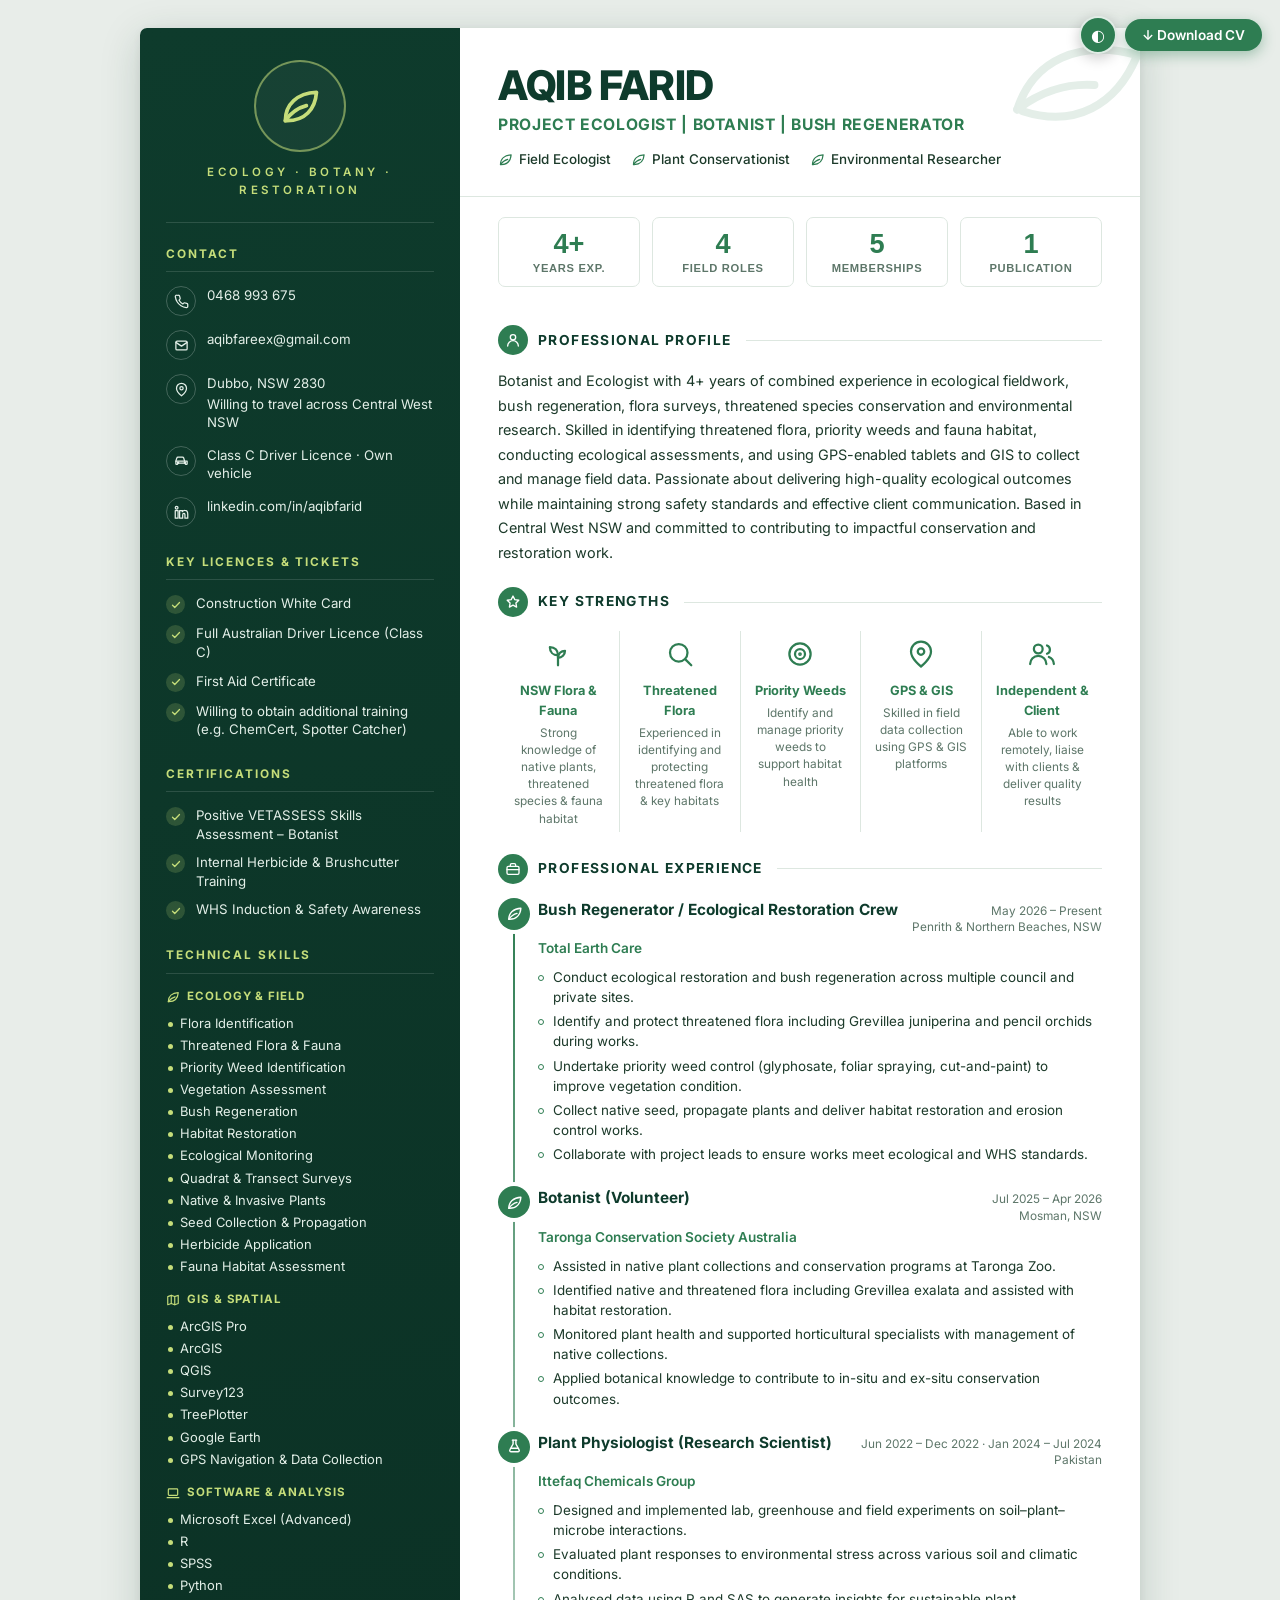
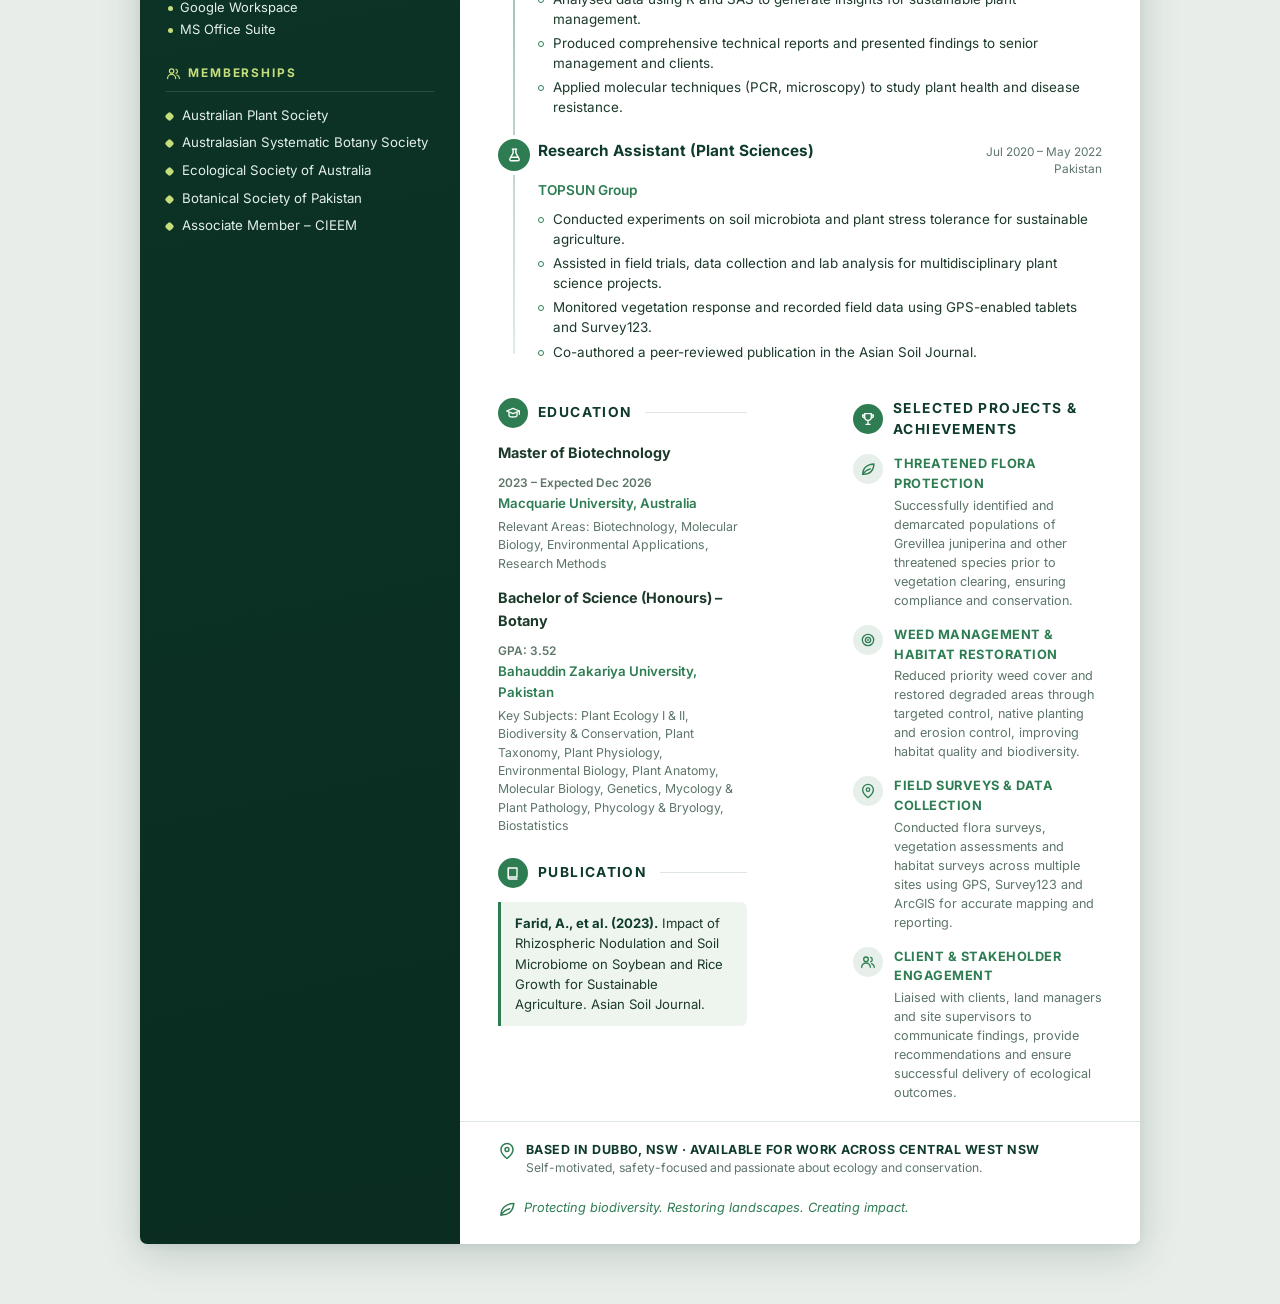
<file: index.html>
<!DOCTYPE html>
<html lang="en" data-theme="light">
<head>
    <meta charset="UTF-8">
    <meta name="viewport" content="width=device-width, initial-scale=1.0">
    <meta name="description" content="Aqib Farid — Project Ecologist, Botanist & Bush Regenerator. Flora surveys, threatened species conservation, bush regeneration and ecological field research across Central West NSW.">
    <title>Aqib Farid | Project Ecologist | Botanist | Bush Regenerator</title>
    <link rel="preconnect" href="https://fonts.googleapis.com">
    <link href="https://fonts.googleapis.com/css2?family=Inter:wght@300;400;500;600;700;800&display=swap" rel="stylesheet">
    <link rel="stylesheet" href="css/style.css">
</head>
<body>
    <!-- ===== Icon sprite ===== -->
    <svg width="0" height="0" style="position:absolute" aria-hidden="true">
        <symbol id="i-phone" viewBox="0 0 24 24"><path d="M22 16.9v3a2 2 0 0 1-2.2 2 19.8 19.8 0 0 1-8.6-3.1 19.5 19.5 0 0 1-6-6A19.8 19.8 0 0 1 2.1 4.2 2 2 0 0 1 4.1 2h3a2 2 0 0 1 2 1.7c.1 1 .4 1.9.7 2.8a2 2 0 0 1-.5 2.1L8.1 9.9a16 16 0 0 0 6 6l1.3-1.3a2 2 0 0 1 2.1-.4c.9.3 1.8.6 2.8.7a2 2 0 0 1 1.7 2z"/></symbol>
        <symbol id="i-mail" viewBox="0 0 24 24"><rect x="3" y="5" width="18" height="14" rx="2"/><path d="M3 7l9 6 9-6"/></symbol>
        <symbol id="i-pin" viewBox="0 0 24 24"><path d="M20 10c0 6-8 12-8 12s-8-6-8-12a8 8 0 0 1 16 0z"/><circle cx="12" cy="10" r="2.6"/></symbol>
        <symbol id="i-car" viewBox="0 0 24 24"><path d="M3 13l1.5-5A2 2 0 0 1 6.4 6.5h7.2a2 2 0 0 1 1.9 1.4L17 13"/><path d="M3 13h18v4a1 1 0 0 1-1 1h-1a1 1 0 0 1-1-1v-1H6v1a1 1 0 0 1-1 1H4a1 1 0 0 1-1-1z"/><circle cx="6.5" cy="15.5" r="1"/><circle cx="17.5" cy="15.5" r="1"/></symbol>
        <symbol id="i-link" viewBox="0 0 24 24"><rect x="2" y="9" width="4.5" height="12"/><circle cx="4.2" cy="4.5" r="2.2"/><path d="M9 9h4.3v1.7a4.5 4.5 0 0 1 4-2.2c4 0 4.7 2.6 4.7 6V21h-4.5v-5c0-1.2 0-2.7-1.7-2.7s-1.9 1.3-1.9 2.6V21H9z"/></symbol>
        <symbol id="i-check" viewBox="0 0 24 24"><path d="M5 12.5l4.5 4.5L19 7"/></symbol>
        <symbol id="i-leaf" viewBox="0 0 24 24"><path d="M4 20c0-9 6.5-15 17-15.5C20.3 14 14.5 20 5 20"/><path d="M4 20c3.2-4.5 6.8-7 11.5-8.2"/></symbol>
        <symbol id="i-sprout" viewBox="0 0 24 24"><path d="M12 21v-9"/><path d="M12 13C12 9 9.5 6.5 5.5 6.5 5.5 10.5 8 13 12 13z"/><path d="M12 15c0-3.2 2.4-5.6 5.6-5.6 0 3.2-2.4 5.6-5.6 5.6z"/></symbol>
        <symbol id="i-search" viewBox="0 0 24 24"><circle cx="11" cy="11" r="7"/><path d="M21 21l-4.3-4.3"/></symbol>
        <symbol id="i-target" viewBox="0 0 24 24"><circle cx="12" cy="12" r="8.5"/><circle cx="12" cy="12" r="4"/><circle cx="12" cy="12" r="0.6"/></symbol>
        <symbol id="i-map" viewBox="0 0 24 24"><path d="M9 4L3 6.2v14L9 18l6 2.2 6-2.2v-14L15 6 9 4z"/><path d="M9 4v14"/><path d="M15 6v14"/></symbol>
        <symbol id="i-users" viewBox="0 0 24 24"><circle cx="9" cy="8" r="3.5"/><path d="M2.5 20a6.5 6.5 0 0 1 13 0"/><path d="M16 5.2a3.5 3.5 0 0 1 0 6.6"/><path d="M17.5 14.4A6.5 6.5 0 0 1 21.5 20"/></symbol>
        <symbol id="i-laptop" viewBox="0 0 24 24"><rect x="4" y="5" width="16" height="11" rx="1.5"/><path d="M2 20h20"/></symbol>
        <symbol id="i-flask" viewBox="0 0 24 24"><path d="M9 3h6"/><path d="M10 3v5.5L5.6 16.4A2 2 0 0 0 7.3 19.5h9.4a2 2 0 0 0 1.7-3.1L14 8.5V3"/><path d="M7.5 14.5h9"/></symbol>
        <symbol id="i-user" viewBox="0 0 24 24"><circle cx="12" cy="8" r="4"/><path d="M4 21a8 8 0 0 1 16 0"/></symbol>
        <symbol id="i-star" viewBox="0 0 24 24"><path d="M12 3l2.7 5.5 6 .9-4.3 4.2 1 6-5.4-2.8L6.6 19.6l1-6L3.3 9.4l6-.9z"/></symbol>
        <symbol id="i-brief" viewBox="0 0 24 24"><rect x="3" y="8" width="18" height="12" rx="2"/><path d="M8 8V6a2 2 0 0 1 2-2h4a2 2 0 0 1 2 2v2"/><path d="M3 13h18"/></symbol>
        <symbol id="i-cap" viewBox="0 0 24 24"><path d="M12 5L2.5 9 12 13l9.5-4L12 5z"/><path d="M6 11v4.2c0 1.6 2.7 2.8 6 2.8s6-1.2 6-2.8V11"/><path d="M21.5 9v5"/></symbol>
        <symbol id="i-trophy" viewBox="0 0 24 24"><path d="M7 4h10v5a5 5 0 0 1-10 0V4z"/><path d="M7 6H4v1a3 3 0 0 0 3 3"/><path d="M17 6h3v1a3 3 0 0 1-3 3"/><path d="M9 20h6"/><path d="M12 14v6"/></symbol>
        <symbol id="i-book" viewBox="0 0 24 24"><path d="M5 4.5h13a0 0 0 0 1 0 0V18H6.5A1.5 1.5 0 0 0 5 19.5z"/><path d="M5 4.5v15A1.5 1.5 0 0 0 6.5 21H18"/></symbol>
        <symbol id="i-spark" viewBox="0 0 24 24"><path d="M12 3v4M12 17v4M3 12h4M17 12h4M5.6 5.6l2.8 2.8M15.6 15.6l2.8 2.8M18.4 5.6l-2.8 2.8M8.4 15.6l-2.8 2.8"/></symbol>
    </svg>

    <!-- ===== Toolbar (top-right) ===== -->
    <div id="toolbar" class="no-print">
        <button id="dark-toggle" title="Toggle dark mode" aria-label="Toggle dark mode">&#9680;</button>
        <button id="print-btn" onclick="window.print()">&#8595; Download CV</button>
    </div>

    <!-- ===== Resume sheet ===== -->
    <div id="sheet">
        <!-- Sidebar -->
        <aside id="sidebar">
            <div class="brand">
                <div class="brand-emblem">
                    <svg viewBox="0 0 24 24" class="emblem-icon" aria-hidden="true"><use href="#i-leaf"></use></svg>
                </div>
                <div class="brand-tag" id="brand-tag">Ecology · Botany · Restoration</div>
            </div>

            <section class="side-block">
                <h3 class="side-title">Contact</h3>
                <div id="contact-content" class="contact-list"></div>
            </section>

            <section class="side-block">
                <h3 class="side-title">Key Licences &amp; Tickets</h3>
                <ul id="licences-content" class="check-list"></ul>
            </section>

            <section class="side-block">
                <h3 class="side-title">Certifications</h3>
                <ul id="certs-content" class="check-list"></ul>
            </section>

            <section class="side-block">
                <h3 class="side-title">Technical Skills</h3>
                <div id="skills-content" class="skill-groups"></div>
            </section>

            <section id="sec-memberships" class="side-block">
                <h3 class="side-title"><svg class="side-title-ic" aria-hidden="true"><use href="#i-users"></use></svg> Memberships</h3>
                <ul id="memberships-content" class="dot-list"></ul>
            </section>
        </aside>

        <!-- Main content -->
        <main id="content">
            <header id="masthead">
                <div class="leaf-decor" aria-hidden="true">
                    <svg viewBox="0 0 120 110"><use href="#i-leaf"></use></svg>
                </div>
                <h1 id="name">Aqib Farid</h1>
                <p id="title" class="title-line"></p>
                <div id="roles" class="role-line"></div>
            </header>

            <div id="stats-row" class="stats-row"></div>

            <section id="sec-profile" class="block">
                <h2 class="block-title"><span class="block-ic"><svg aria-hidden="true"><use href="#i-user"></use></svg></span>Professional Profile</h2>
                <p id="profile-content" class="profile-text"></p>
            </section>

            <section id="sec-strengths" class="block">
                <h2 class="block-title"><span class="block-ic"><svg aria-hidden="true"><use href="#i-star"></use></svg></span>Key Strengths</h2>
                <div id="strengths-content" class="strengths-grid"></div>
            </section>

            <section id="sec-experience" class="block">
                <h2 class="block-title"><span class="block-ic"><svg aria-hidden="true"><use href="#i-brief"></use></svg></span>Professional Experience</h2>
                <div id="experience-content" class="xp-timeline"></div>
            </section>

            <div class="block-cols">
                <div>
                    <section id="sec-education" class="block">
                        <h2 class="block-title"><span class="block-ic"><svg aria-hidden="true"><use href="#i-cap"></use></svg></span>Education</h2>
                        <div id="education-content"></div>
                    </section>
                    <section id="sec-publication" class="block">
                        <h2 class="block-title"><span class="block-ic"><svg aria-hidden="true"><use href="#i-book"></use></svg></span>Publication</h2>
                        <div id="publication-content"></div>
                    </section>
                </div>
                <section id="sec-projects" class="block">
                    <h2 class="block-title"><span class="block-ic"><svg aria-hidden="true"><use href="#i-trophy"></use></svg></span>Selected Projects &amp; Achievements</h2>
                    <div id="projects-content" class="ach-list"></div>
                </section>
            </div>

            <footer id="resume-footer">
                <div class="foot-main">
                    <svg class="foot-ic" aria-hidden="true"><use href="#i-pin"></use></svg>
                    <div>
                        <div id="foot-based" class="foot-based"></div>
                        <div id="foot-note" class="foot-note"></div>
                    </div>
                </div>
                <div class="foot-motto">
                    <svg class="foot-ic" aria-hidden="true"><use href="#i-leaf"></use></svg>
                    <span id="foot-motto"></span>
                </div>
            </footer>
        </main>
    </div>

    <button id="scroll-top-btn" class="no-print" title="Back to top">&#8679;</button>

    <script src="data/resumes-inline.js"></script>
    <script src="js/script.js"></script>
</body>
</html>
</file>
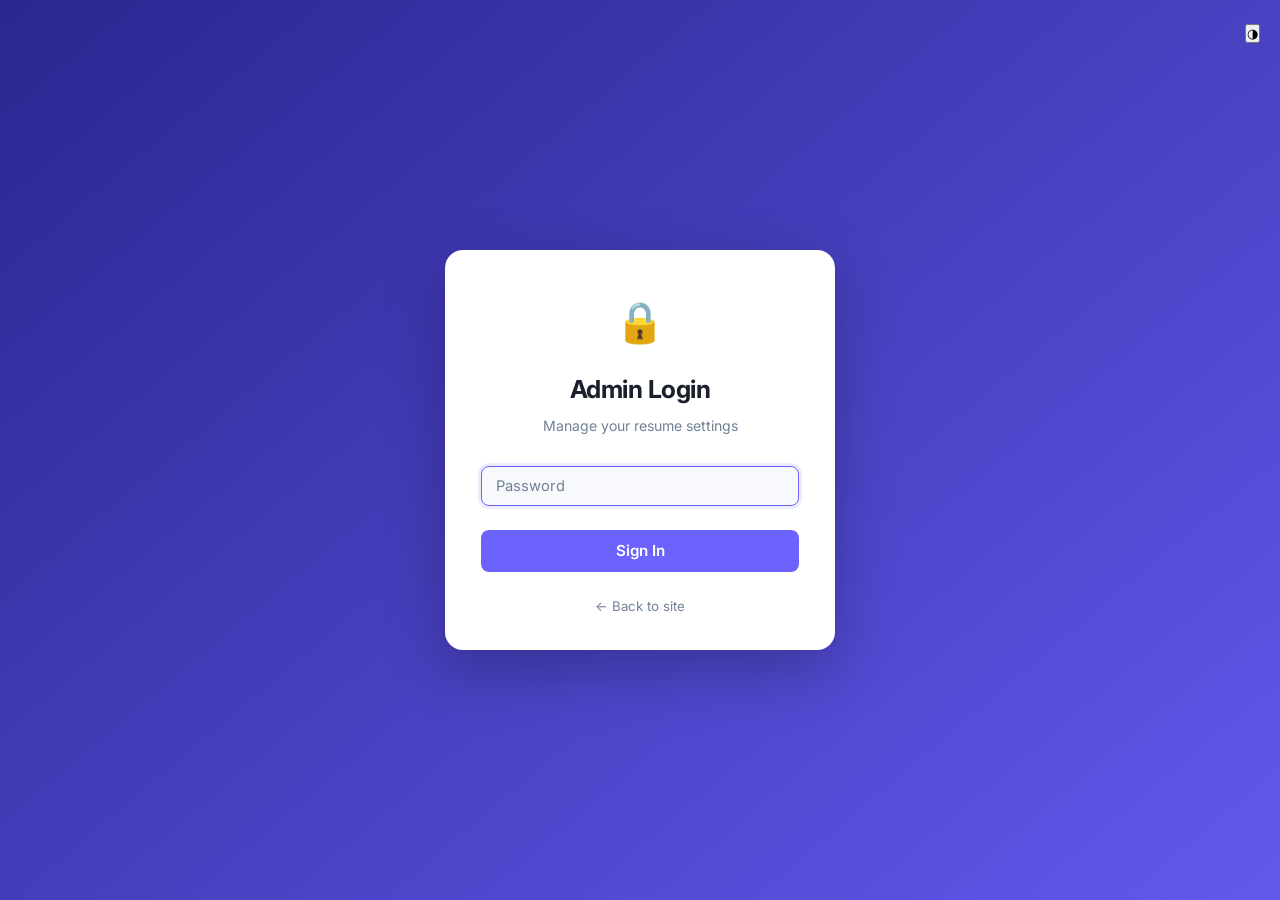
<file: admin.html>
<!DOCTYPE html>
<html lang="en" data-theme="light">
<head>
    <meta charset="UTF-8">
    <meta name="viewport" content="width=device-width, initial-scale=1.0">
    <title>Admin – aqib.org</title>
    <link rel="preconnect" href="https://fonts.googleapis.com">
    <link href="https://fonts.googleapis.com/css2?family=Inter:wght@300;400;500;600;700&display=swap" rel="stylesheet">
    <link rel="stylesheet" href="css/admin.css">
</head>
<body>

    <!-- ===== Login View ===== -->
    <div id="login-view">
        <div class="login-card">
            <div class="login-icon">&#128274;</div>
            <h1 class="login-title">Admin Login</h1>
            <p class="login-sub">Manage your resume settings</p>
            <form id="login-form" autocomplete="off">
                <div class="field-wrap">
                    <input type="password" id="password-input" class="field" placeholder="Password" autofocus>
                </div>
                <div id="login-error" class="error-msg"></div>
                <button type="submit" id="login-btn" class="btn btn-primary btn-full">
                    <span id="login-btn-text">Sign In</span>
                    <span id="login-spinner" class="spinner d-none"></span>
                </button>
            </form>
            <a href="index.html" class="back-link">&#8592; Back to site</a>
        </div>
        <div class="login-theme-toggle">
            <button id="dark-toggle-login" title="Toggle dark mode">&#9680;</button>
        </div>
    </div>

    <!-- ===== Dashboard View ===== -->
    <div id="dashboard-view" class="d-none">
        <nav class="admin-nav">
            <div class="admin-nav-left">
                <span class="admin-brand">&#128274; Admin</span>
                <span class="admin-nav-sep">&middot;</span>
                <span class="admin-nav-hint">aqib.org</span>
            </div>
            <div class="admin-nav-right">
                <button id="dark-toggle-dash" class="btn-icon" title="Toggle dark mode">&#9680;</button>
                <a href="index.html" class="btn btn-ghost" target="_blank">View Site &#8599;</a>
                <button id="logout-btn" class="btn btn-outline">Logout</button>
            </div>
        </nav>

        <div class="admin-body">

            <!-- Default Resume -->
            <section class="admin-section">
                <div class="section-header">
                    <h2 class="section-title">Default Resume</h2>
                    <p class="section-desc">Visitors who land on the site with no URL hash will see this resume.</p>
                </div>
                <div id="resume-list" class="resume-list"></div>
                <div id="save-toast" class="save-toast d-none">&#10003; Default saved</div>
            </section>

            <!-- Change Password -->
            <section class="admin-section">
                <div class="section-header">
                    <h2 class="section-title">Change Password</h2>
                    <p class="section-desc">Set a new admin password. You'll need to log in again after changing it.</p>
                </div>
                <form id="change-password-form" class="password-form" autocomplete="new-password">
                    <div class="password-fields">
                        <div class="field-wrap">
                            <label class="field-label">New Password</label>
                            <input type="password" id="new-password" class="field" placeholder="New password" autocomplete="new-password">
                        </div>
                        <div class="field-wrap">
                            <label class="field-label">Confirm Password</label>
                            <input type="password" id="confirm-password" class="field" placeholder="Confirm password" autocomplete="new-password">
                        </div>
                    </div>
                    <div id="pw-error" class="error-msg"></div>
                    <div id="pw-success" class="success-msg d-none">Password updated. Please log in again.</div>
                    <button type="submit" class="btn btn-primary">Update Password</button>
                </form>
            </section>

        </div>
    </div>

    <script src="data/resumes-inline.js"></script>
    <script src="js/admin.js"></script>
</body>
</html>
</file>
<file: css/style.css>
/* ===== Custom Properties ===== */
:root {
    --ink:          #1c3a2a;
    --green:        #2e7d52;
    --green-strong: #2f6b4f;
    --green-deep:   #0e3b2c;
    --green-deep-2: #0a2c21;
    --lime:         #c5dd7a;
    --side-text:    #e3efe8;
    --side-muted:   rgba(227,239,232,0.64);
    --side-rule:    rgba(255,255,255,0.13);
    --paper:        #ffffff;
    --page-bg:      #e8ede9;
    --rule:         #dde7e0;
    --muted:        #5d7669;
    --chip:         #eef5ef;
    --glow:         #5fd397;
    --radius:       7px;
    --t:            0.2s ease;
}

[data-theme="dark"] {
    --ink:       #e4f1e9;
    --paper:     #122019;
    --page-bg:   #0a120d;
    --rule:      #29402f;
    --muted:     #93ad9d;
    --chip:      #1b2c22;
    --green:     #54b585;
    --green-strong: #54b585;
}

/* ===== Reset ===== */
*, *::before, *::after { margin: 0; padding: 0; box-sizing: border-box; }
html { scroll-behavior: smooth; }
body {
    font-family: 'Inter', -apple-system, BlinkMacSystemFont, 'Segoe UI', sans-serif;
    background: var(--page-bg);
    color: var(--ink);
    line-height: 1.55;
    padding: 28px 18px 60px;
    -webkit-font-smoothing: antialiased;
}

svg { stroke: currentColor; stroke-width: 2; fill: none; stroke-linecap: round; stroke-linejoin: round; }

/* ===== Toolbar (top-right) ===== */
#toolbar {
    position: fixed;
    top: 16px;
    right: 18px;
    z-index: 200;
    display: flex;
    align-items: center;
    gap: 8px;
}

#dark-toggle {
    width: 38px;
    height: 38px;
    border-radius: 50%;
    border: 2px solid rgba(255,255,255,0.85);
    background: var(--green);
    color: #fff;
    font-size: 1rem;
    cursor: pointer;
    display: flex;
    align-items: center;
    justify-content: center;
    box-shadow: 0 4px 14px rgba(0,0,0,0.22);
    transition: transform var(--t), background var(--t);
}
#dark-toggle:hover { transform: translateY(-1px); background: var(--green-strong); }

#print-btn {
    padding: 0.5rem 1.05rem;
    background: var(--green);
    color: #fff;
    border: none;
    border-radius: 22px;
    font-size: 0.85rem;
    font-weight: 600;
    cursor: pointer;
    font-family: inherit;
    box-shadow: 0 4px 14px rgba(46,125,82,0.4);
    transition: transform var(--t), background var(--t);
}
#print-btn:hover { transform: translateY(-1px); background: var(--green-strong); }

/* ===== Sheet ===== */
#sheet {
    max-width: 1000px;
    margin: 0 auto;
    display: grid;
    grid-template-columns: 320px 1fr;
    background: var(--paper);
    border-radius: var(--radius);
    overflow: hidden;
    box-shadow: 0 10px 40px rgba(14,59,44,0.18), 0 2px 8px rgba(0,0,0,0.06);
}

/* ===== Sidebar ===== */
#sidebar {
    background: linear-gradient(168deg, var(--green-deep) 0%, var(--green-deep-2) 100%);
    color: var(--side-text);
    padding: 32px 26px 40px;
}

.brand { text-align: center; padding-bottom: 22px; margin-bottom: 22px; border-bottom: 1px solid var(--side-rule); }
.brand-emblem {
    width: 92px; height: 92px;
    margin: 0 auto 12px;
    border-radius: 50%;
    border: 2px solid rgba(197,221,122,0.55);
    display: flex; align-items: center; justify-content: center;
    background: rgba(255,255,255,0.04);
}
.emblem-icon { width: 44px; height: 44px; color: var(--lime); }
.brand-name { font-size: 1.45rem; font-weight: 800; letter-spacing: 0.14em; text-transform: uppercase; color: #fff; }
.brand-tag  { font-size: 0.72rem; font-weight: 600; letter-spacing: 0.3em; text-transform: uppercase; color: var(--lime); margin-top: 12px; }

.side-block { margin-bottom: 26px; }
.side-block:last-child { margin-bottom: 0; }

.side-title {
    font-size: 0.74rem;
    font-weight: 700;
    letter-spacing: 0.16em;
    text-transform: uppercase;
    color: var(--lime);
    padding-bottom: 8px;
    margin-bottom: 14px;
    border-bottom: 1px solid var(--side-rule);
    display: flex; align-items: center; gap: 7px;
}
.side-title-ic { width: 15px; height: 15px; color: var(--lime); }

/* Contact */
.contact-list { display: flex; flex-direction: column; gap: 14px; }
.contact-row { display: grid; grid-template-columns: 30px 1fr; align-items: start; gap: 11px; }
.contact-ic {
    width: 30px; height: 30px; border-radius: 50%;
    border: 1px solid rgba(255,255,255,0.22);
    display: flex; align-items: center; justify-content: center;
    color: var(--lime);
}
.contact-ic svg { width: 15px; height: 15px; }
.contact-row a, .contact-row span { color: var(--side-text); text-decoration: none; font-size: 0.83rem; word-break: break-word; line-height: 1.4; }
.contact-row a:hover { color: var(--lime); }
.contact-sub { display: block; color: var(--side-muted); font-size: 0.76rem; margin-top: 2px; }

/* Check lists */
.check-list { list-style: none; display: flex; flex-direction: column; gap: 10px; }
.check-list li { display: grid; grid-template-columns: 20px 1fr; gap: 10px; align-items: start; font-size: 0.83rem; color: var(--side-text); line-height: 1.4; }
.check-ic {
    width: 19px; height: 19px; border-radius: 50%;
    background: rgba(197,221,122,0.18);
    display: flex; align-items: center; justify-content: center;
    margin-top: 1px;
}
.check-ic svg { width: 12px; height: 12px; color: var(--lime); stroke-width: 2.6; }

/* Skill groups */
.skill-groups { display: flex; flex-direction: column; gap: 16px; }
.skill-group-name {
    display: flex; align-items: center; gap: 7px;
    font-size: 0.72rem; font-weight: 700; letter-spacing: 0.08em; text-transform: uppercase;
    color: var(--lime); margin-bottom: 8px;
}
.skill-group-name svg { width: 14px; height: 14px; color: var(--lime); }
.mini-list { list-style: none; display: flex; flex-direction: column; gap: 4px; }
.mini-list li { position: relative; padding-left: 14px; font-size: 0.81rem; color: var(--side-text); line-height: 1.4; }
.mini-list li::before { content: ''; position: absolute; left: 2px; top: 8px; width: 5px; height: 5px; border-radius: 50%; background: var(--lime); }

/* Dot list (memberships) */
.dot-list { list-style: none; display: flex; flex-direction: column; gap: 9px; }
.dot-list li { position: relative; padding-left: 16px; font-size: 0.83rem; color: var(--side-text); line-height: 1.4; }
.dot-list li::before { content: ''; position: absolute; left: 0; top: 7px; width: 7px; height: 7px; border-radius: 2px; background: var(--lime); transform: rotate(45deg); }

/* ===== Content ===== */
#content { padding: 0; background: var(--paper); display: flex; flex-direction: column; }

#masthead { position: relative; padding: 36px 38px 26px; border-bottom: 1px solid var(--rule); overflow: hidden; }
.leaf-decor { position: absolute; top: -18px; right: -10px; width: 150px; height: 140px; color: var(--green); opacity: 0.13; pointer-events: none; transform: rotate(18deg); }
.leaf-decor svg { width: 100%; height: 100%; stroke-width: 1.4; }
#name { font-size: 2.55rem; font-weight: 800; letter-spacing: -0.01em; text-transform: uppercase; color: var(--green-deep); line-height: 1.05; }
[data-theme="dark"] #name { color: #e4f1e9; }
.title-line { font-size: 0.98rem; font-weight: 700; letter-spacing: 0.04em; color: var(--green); text-transform: uppercase; margin-top: 6px; }
.role-line { display: flex; flex-wrap: wrap; gap: 6px 20px; margin-top: 12px; }
.role-chip { display: inline-flex; align-items: center; gap: 6px; font-size: 0.84rem; font-weight: 500; color: var(--ink); }
.role-chip svg { width: 15px; height: 15px; color: var(--green); }

/* Stats row (clickable jump nav) */
.stats-row { display: grid; grid-template-columns: repeat(4, 1fr); gap: 12px; padding: 20px 38px; }
.stat {
    border: 1px solid var(--rule); border-radius: var(--radius);
    padding: 12px 8px; text-align: center; cursor: pointer; background: var(--paper);
    transition: transform var(--t), border-color var(--t), box-shadow var(--t);
}
.stat:hover { transform: translateY(-2px); border-color: var(--green); box-shadow: 0 6px 18px rgba(46,125,82,0.16); }
.stat-value { font-size: 1.7rem; font-weight: 800; color: var(--green); line-height: 1; }
.stat-label { display: block; font-size: 0.7rem; font-weight: 600; letter-spacing: 0.06em; text-transform: uppercase; color: var(--muted); margin-top: 5px; }

/* Blocks */
.block { padding: 18px 38px; }
.block + .block { padding-top: 4px; }
.block-cols { display: grid; grid-template-columns: 1fr 1fr; gap: 0 30px; }
.block-title {
    display: flex; align-items: center; gap: 10px;
    font-size: 0.86rem; font-weight: 700; letter-spacing: 0.1em; text-transform: uppercase;
    color: var(--green-deep); margin-bottom: 14px;
}
[data-theme="dark"] .block-title { color: #cfe8da; }
.block-title::after { content: ''; flex: 1; height: 1px; background: var(--rule); margin-left: 4px; }
.block-ic { width: 30px; height: 30px; border-radius: 50%; background: var(--green); display: flex; align-items: center; justify-content: center; flex-shrink: 0; }
.block-ic svg { width: 16px; height: 16px; color: #fff; }

.profile-text { font-size: 0.9rem; color: var(--ink); line-height: 1.7; }

/* Strengths */
.strengths-grid { display: grid; grid-template-columns: repeat(5, 1fr); gap: 0; }
.strength { text-align: center; padding: 4px 12px; border-left: 1px solid var(--rule); }
.strength:first-child { border-left: none; }
.strength-ic { width: 38px; height: 38px; margin: 0 auto 8px; display: flex; align-items: center; justify-content: center; color: var(--green); }
.strength-ic svg { width: 30px; height: 30px; stroke-width: 1.8; }
.strength-title { font-size: 0.8rem; font-weight: 700; color: var(--green); margin-bottom: 4px; }
.strength-text { font-size: 0.74rem; color: var(--muted); line-height: 1.45; }

/* Experience timeline */
.xp-timeline { position: relative; padding-left: 40px; }
.xp-timeline::before { content: ''; position: absolute; left: 15px; top: 6px; bottom: 8px; width: 2px; background: linear-gradient(to bottom, var(--green), rgba(46,125,82,0.15)); }
.xp-item { position: relative; margin-bottom: 22px; }
.xp-item:last-child { margin-bottom: 0; }
.xp-node {
    position: absolute; left: -40px; top: 0;
    width: 32px; height: 32px; border-radius: 50%;
    background: var(--green); display: flex; align-items: center; justify-content: center;
    box-shadow: 0 0 0 4px var(--paper);
}
.xp-node svg { width: 17px; height: 17px; color: #fff; }
.xp-head { display: flex; justify-content: space-between; align-items: baseline; gap: 14px; flex-wrap: wrap; }
.xp-role { font-size: 0.96rem; font-weight: 700; color: var(--green-deep); }
[data-theme="dark"] .xp-role { color: #d7ece0; }
.xp-meta { text-align: right; font-size: 0.74rem; color: var(--muted); line-height: 1.4; white-space: nowrap; }
.xp-company { font-size: 0.85rem; font-weight: 600; color: var(--green); margin: 2px 0 8px; }
.xp-bullets { list-style: none; display: flex; flex-direction: column; gap: 4px; }
.xp-bullets li { position: relative; padding-left: 15px; font-size: 0.84rem; color: var(--ink); line-height: 1.5; }
.xp-bullets li::before { content: ''; position: absolute; left: 0; top: 8px; width: 6px; height: 6px; border-radius: 50%; border: 1.5px solid var(--green); }

/* Education + publication */
.edu-item { margin-bottom: 14px; }
.edu-item:last-child { margin-bottom: 0; }
.edu-top { display: flex; justify-content: space-between; align-items: baseline; gap: 10px; flex-wrap: wrap; }
.edu-degree { font-size: 0.9rem; font-weight: 700; color: var(--ink); }
.edu-period { font-size: 0.74rem; font-weight: 600; color: var(--muted); white-space: nowrap; }
.edu-school { font-size: 0.83rem; font-weight: 600; color: var(--green); margin: 1px 0 4px; }
.edu-detail { font-size: 0.77rem; color: var(--muted); line-height: 1.5; }

.pub-card { border-left: 3px solid var(--green); background: var(--chip); border-radius: 0 6px 6px 0; padding: 11px 14px; font-size: 0.82rem; color: var(--ink); line-height: 1.55; }
.pub-card b { color: var(--green-deep); }
[data-theme="dark"] .pub-card b { color: #cfe8da; }

/* Achievements */
.ach-list { display: flex; flex-direction: column; gap: 14px; }
.ach { display: grid; grid-template-columns: 30px 1fr; gap: 11px; align-items: start; }
.ach-ic { width: 30px; height: 30px; border-radius: 50%; background: rgba(46,125,82,0.12); display: flex; align-items: center; justify-content: center; }
.ach-ic svg { width: 16px; height: 16px; color: var(--green); }
.ach-name { font-size: 0.8rem; font-weight: 700; letter-spacing: 0.04em; text-transform: uppercase; color: var(--green); margin-bottom: 3px; }
.ach-text { font-size: 0.79rem; color: var(--muted); line-height: 1.5; }

/* Footer */
#resume-footer { margin-top: auto; padding: 18px 38px 26px; border-top: 1px solid var(--rule); display: flex; justify-content: space-between; align-items: center; gap: 20px; flex-wrap: wrap; }
.foot-main { display: flex; align-items: flex-start; gap: 10px; }
.foot-ic { width: 18px; height: 18px; color: var(--green); flex-shrink: 0; margin-top: 2px; }
.foot-based { font-size: 0.78rem; font-weight: 700; text-transform: uppercase; letter-spacing: 0.04em; color: var(--green-deep); }
[data-theme="dark"] .foot-based { color: #cfe8da; }
.foot-note { font-size: 0.76rem; color: var(--muted); }
.foot-motto { display: flex; align-items: center; gap: 8px; font-size: 0.8rem; font-style: italic; color: var(--green); }

/* ===== Section glow (jump highlight) ===== */
/* Overlay-based so it never conflicts with a section's own entrance
   animation and works in both the light content and the dark sidebar. */
#sec-profile, #sec-strengths, #sec-experience, #sec-education,
#sec-publication, #sec-projects, #sec-memberships { scroll-margin-top: 80px; }

.glow-highlight { position: relative; }
.glow-highlight::after {
    content: '';
    position: absolute;
    inset: -10px -14px;
    border-radius: 14px;
    pointer-events: none;
    z-index: 5;
    border: 1.5px solid var(--glow);
    background: radial-gradient(120% 120% at 50% 0%, rgba(95,211,151,0.16), rgba(95,211,151,0.04) 55%, transparent 75%);
    box-shadow: 0 0 0 4px rgba(95,211,151,0.18), 0 0 26px 4px rgba(95,211,151,0.40);
    opacity: 0;
    animation: glowPulse 5s ease-out forwards;
}
/* Sidebar sits inside an overflow-clipped sheet — keep the ring tight to the edge */
#sec-memberships.glow-highlight::after { inset: -8px -6px; }

@keyframes glowPulse {
    0%   { opacity: 0; transform: scale(1.015); }
    10%  { opacity: 1; transform: scale(1); }
    55%  { opacity: 1; transform: scale(1); }
    100% { opacity: 0; transform: scale(1); }
}

/* ===== Scroll-to-top ===== */
#scroll-top-btn {
    position: fixed; bottom: 22px; right: 22px; z-index: 150;
    width: 42px; height: 42px; border-radius: 50%; border: none;
    background: var(--green); color: #fff; font-size: 1.1rem; cursor: pointer;
    opacity: 0; pointer-events: none; transform: translateY(8px);
    transition: opacity var(--t), transform var(--t), background var(--t);
    box-shadow: 0 6px 18px rgba(46,125,82,0.4);
}
#scroll-top-btn.visible { opacity: 1; pointer-events: auto; transform: translateY(0); }
#scroll-top-btn:hover { background: var(--green-strong); }

/* ===== Entrance ===== */
.block, .stat, .xp-item { animation: rise 0.5s ease both; }
@keyframes rise { from { opacity: 0; transform: translateY(12px); } to { opacity: 1; transform: none; } }

/* ===== Responsive ===== */

/* Tablet — collapse to a single column */
@media (max-width: 900px) {
    #sheet { grid-template-columns: 1fr; }
    .block-cols { grid-template-columns: 1fr; gap: 0; }
    /* Strengths become evenly spaced cards (no vertical dividers when wrapped) */
    .strengths-grid { grid-template-columns: repeat(3, 1fr); gap: 16px 10px; }
    .strength { border-left: none; }
}

/* Phones */
@media (max-width: 600px) {
    body { padding: 0 0 56px; }
    #sheet { max-width: none; border-radius: 0; box-shadow: none; }

    /* extra top padding so the fixed toolbar never overlaps the emblem */
    #sidebar { padding: 60px 20px 30px; }
    .brand-emblem { width: 78px; height: 78px; }
    .emblem-icon { width: 38px; height: 38px; }

    #masthead { padding: 26px 20px 20px; }
    #name { font-size: 1.95rem; }
    .title-line { font-size: 0.9rem; }
    .role-line { gap: 6px 14px; }

    .stats-row { grid-template-columns: repeat(2, 1fr); gap: 10px; padding: 18px 20px; }
    .block { padding: 16px 20px; }
    #resume-footer { padding: 18px 20px 24px; flex-direction: column; align-items: flex-start; gap: 12px; }

    .strengths-grid { grid-template-columns: repeat(2, 1fr); gap: 18px 12px; }

    /* Experience meta drops under the role title and reads left-aligned */
    .xp-head { gap: 2px; }
    .xp-meta { text-align: left; white-space: normal; }

    /* Toolbar: keep it compact and tappable */
    #toolbar { top: 10px; right: 10px; gap: 6px; }
    #dark-toggle { width: 40px; height: 40px; }
    #print-btn { padding: 0.5rem 0.85rem; font-size: 0.82rem; }
}

/* Small phones */
@media (max-width: 380px) {
    #name { font-size: 1.7rem; }
    .stats-row { grid-template-columns: 1fr 1fr; }
    .strengths-grid { grid-template-columns: 1fr; }
    .strength { display: grid; grid-template-columns: 40px 1fr; align-items: center; text-align: left; gap: 12px; }
    .strength-ic { margin: 0; }
    .strength-title, .strength-text { text-align: left; }
}

/* ===== Print / PDF (mirrors the on-screen sheet) ===== */
@page { size: A4; margin: 0; }

@media print {
    .no-print { display: none !important; }
    .stats-row { display: none !important; }

    * { -webkit-print-color-adjust: exact !important; print-color-adjust: exact !important; }
    .block, .stat, .xp-item { animation: none !important; }

    html, body { background: #fff; padding: 0; margin: 0; font-size: 9.6px; line-height: 1.42; }
    /* Continuous dark sidebar band across every printed page */
    body { background: linear-gradient(to right, var(--green-deep) 0 32%, #fff 32% 100%) !important; }

    #sheet { max-width: none; width: 100%; margin: 0; border-radius: 0; box-shadow: none; grid-template-columns: 32% 1fr; }
    #sidebar { background: transparent !important; padding: 20px 18px 26px; }
    #masthead { padding: 22px 24px 16px; }
    #name { font-size: 2rem; }
    .block { padding: 11px 24px; }
    .block-cols { gap: 0 22px; }
    #resume-footer { padding: 12px 24px 18px; }

    .brand { padding-bottom: 14px; margin-bottom: 16px; }
    .brand-emblem { width: 72px; height: 72px; }
    .side-block { margin-bottom: 18px; }

    /* Keep entries intact across page breaks */
    .xp-item, .strength, .edu-item, .ach, .pub-card, .block-title, .stat { page-break-inside: avoid; break-inside: avoid; }
    .block-title { break-after: avoid; }
    .xp-node { box-shadow: none; }
}
</file>
<file: css/admin.css>
/* Guaranteed hide — beats any CSS rule */
.d-none { display: none !important; }

/* ===== Admin – Custom Properties ===== */
:root {
    --primary: #6C63FF;
    --primary-light: #8B85FF;
    --primary-dim: rgba(108, 99, 255, 0.12);
    --accent: #FF6B6B;
    --success: #38A169;
    --success-dim: rgba(56, 161, 105, 0.12);
    --bg: #f0f2f8;
    --surface: #ffffff;
    --surface-2: #f7f9fc;
    --border: #e2e8f0;
    --text: #1a202c;
    --text-secondary: #4a5568;
    --text-muted: #718096;
    --shadow: 0 1px 3px rgba(0,0,0,0.08), 0 4px 12px rgba(0,0,0,0.05);
    --shadow-lg: 0 4px 6px rgba(0,0,0,0.05), 0 10px 25px rgba(0,0,0,0.1);
    --radius: 12px;
    --t: 0.2s ease;
}

[data-theme="dark"] {
    --bg: #0d1117;
    --surface: #161b27;
    --surface-2: #1a2035;
    --border: #2d3748;
    --text: #e8edf5;
    --text-secondary: #a0aec0;
    --text-muted: #718096;
    --shadow: 0 1px 3px rgba(0,0,0,0.3), 0 4px 12px rgba(0,0,0,0.2);
    --shadow-lg: 0 4px 6px rgba(0,0,0,0.3), 0 10px 25px rgba(0,0,0,0.4);
}

/* ===== Reset ===== */
*, *::before, *::after { margin: 0; padding: 0; box-sizing: border-box; }
html { scroll-behavior: smooth; }

body {
    font-family: 'Inter', -apple-system, BlinkMacSystemFont, 'Segoe UI', sans-serif;
    background: var(--bg);
    color: var(--text);
    line-height: 1.6;
    min-height: 100vh;
    transition: background var(--t), color var(--t);
}

/* ===== Login Page ===== */
#login-view {
    min-height: 100vh;
    display: flex;
    align-items: center;
    justify-content: center;
    padding: 2rem 1rem;
    position: relative;
    background: linear-gradient(140deg, #2b2690 0%, #6C63FF 40%, #9F7AEA 100%);
    background-size: 300% 300%;
    animation: gradientFlow 10s ease infinite;
}

@keyframes gradientFlow {
    0%, 100% { background-position: 0% 50%; }
    50%       { background-position: 100% 50%; }
}

.login-card {
    background: var(--surface);
    border-radius: 18px;
    padding: 2.5rem 2.25rem 2rem;
    width: 100%;
    max-width: 390px;
    box-shadow: 0 20px 60px rgba(0,0,0,0.25);
    text-align: center;
    animation: cardPop 0.5s cubic-bezier(0.34, 1.4, 0.64, 1) both;
}

@keyframes cardPop {
    from { opacity: 0; transform: scale(0.9) translateY(12px); }
    to   { opacity: 1; transform: scale(1) translateY(0); }
}

.login-icon {
    font-size: 2.5rem;
    margin-bottom: 1rem;
    display: block;
    animation: iconBounce 0.6s cubic-bezier(0.34, 1.56, 0.64, 1) 0.15s both;
}

@keyframes iconBounce {
    from { opacity: 0; transform: scale(0.5); }
    to   { opacity: 1; transform: scale(1); }
}

.login-title {
    font-size: 1.55rem;
    font-weight: 700;
    color: var(--text);
    letter-spacing: -0.02em;
    margin-bottom: 0.35rem;
}

.login-sub {
    color: var(--text-muted);
    font-size: 0.88rem;
    margin-bottom: 1.75rem;
}

.login-theme-toggle {
    position: fixed;
    top: 1.25rem;
    right: 1.25rem;
}

.back-link {
    display: inline-block;
    margin-top: 1.5rem;
    color: var(--text-muted);
    font-size: 0.83rem;
    text-decoration: none;
    transition: color var(--t);
}

.back-link:hover { color: var(--primary); }

/* ===== Admin Nav ===== */
.admin-nav {
    position: sticky;
    top: 0;
    z-index: 100;
    background: var(--surface);
    border-bottom: 1px solid var(--border);
    box-shadow: var(--shadow);
    padding: 0.65rem 1.75rem;
    display: flex;
    align-items: center;
    justify-content: space-between;
    gap: 0.75rem;
    flex-wrap: wrap;
    transition: background var(--t), border-color var(--t);
}

.admin-nav-left, .admin-nav-right {
    display: flex;
    align-items: center;
    gap: 0.65rem;
    flex-wrap: wrap;
}

.admin-brand {
    font-weight: 700;
    color: var(--primary);
    font-size: 1rem;
    letter-spacing: -0.01em;
}

.admin-nav-sep { color: var(--border); }
.admin-nav-hint { color: var(--text-muted); font-size: 0.83rem; }

/* ===== Admin Body ===== */
.admin-body {
    max-width: 760px;
    margin: 2.5rem auto;
    padding: 0 1.5rem 3rem;
    display: flex;
    flex-direction: column;
    gap: 2rem;
}

/* ===== Sections ===== */
.admin-section {
    background: var(--surface);
    border: 1px solid var(--border);
    border-radius: var(--radius);
    padding: 1.75rem;
    box-shadow: var(--shadow);
    transition: background var(--t), border-color var(--t);
}

.section-header { margin-bottom: 1.25rem; }

.section-title {
    font-size: 1.05rem;
    font-weight: 700;
    color: var(--text);
    letter-spacing: -0.01em;
    margin-bottom: 0.3rem;
}

.section-desc {
    font-size: 0.85rem;
    color: var(--text-muted);
}

/* ===== Resume List ===== */
.resume-list {
    display: flex;
    flex-direction: column;
    gap: 0.75rem;
}

.resume-card {
    display: flex;
    align-items: center;
    justify-content: space-between;
    gap: 1rem;
    padding: 1rem 1.15rem;
    border: 1.5px solid var(--border);
    border-radius: 10px;
    background: var(--surface-2);
    transition: all var(--t);
}

.resume-card.is-default {
    border-color: var(--primary);
    background: var(--primary-dim);
}

.resume-card.is-hidden {
    opacity: 0.55;
    border-style: dashed;
}

.resume-info { flex: 1; min-width: 0; }

.resume-title {
    font-weight: 600;
    font-size: 0.95rem;
    color: var(--text);
}

.resume-slug {
    font-size: 0.75rem;
    color: var(--text-muted);
    font-family: 'Courier New', monospace;
    margin-top: 0.2rem;
}

.resume-badges { margin-top: 0.35rem; display: flex; gap: 0.4rem; flex-wrap: wrap; }

.badge-default, .badge-hidden {
    display: inline-block;
    font-size: 0.68rem;
    font-weight: 700;
    letter-spacing: 0.06em;
    text-transform: uppercase;
    padding: 0.18rem 0.6rem;
    border-radius: 20px;
}

.badge-default {
    background: var(--primary);
    color: white;
}

.badge-hidden {
    background: var(--border);
    color: var(--text-muted);
}

/* ===== Resume Actions ===== */
.resume-actions {
    display: flex;
    align-items: center;
    gap: 0.75rem;
    flex-shrink: 0;
}

/* ===== Toggle Switch ===== */
.toggle-wrap {
    display: flex;
    align-items: center;
    gap: 0.5rem;
    cursor: pointer;
    user-select: none;
}

.toggle-input { display: none; }

.toggle-track {
    width: 40px;
    height: 22px;
    border-radius: 20px;
    background: var(--border);
    position: relative;
    transition: background 0.22s ease;
    flex-shrink: 0;
}

.toggle-input:checked + .toggle-track { background: var(--primary); }

.toggle-thumb {
    position: absolute;
    top: 3px;
    left: 3px;
    width: 16px;
    height: 16px;
    border-radius: 50%;
    background: white;
    box-shadow: 0 1px 3px rgba(0,0,0,0.2);
    transition: transform 0.22s ease;
}

.toggle-input:checked + .toggle-track .toggle-thumb { transform: translateX(18px); }

.toggle-label {
    font-size: 0.78rem;
    font-weight: 500;
    color: var(--text-muted);
    min-width: 42px;
}

@media (max-width: 520px) {
    .resume-card { flex-direction: column; align-items: flex-start; }
    .resume-actions { width: 100%; justify-content: space-between; }
}

/* ===== Save Toast ===== */
.save-toast {
    margin-top: 0.85rem;
    color: var(--success);
    font-size: 0.85rem;
    font-weight: 600;
    animation: fadeSlideIn 0.25s ease both;
}

@keyframes fadeSlideIn {
    from { opacity: 0; transform: translateY(-4px); }
    to   { opacity: 1; transform: translateY(0); }
}

/* ===== Password Form ===== */
.password-form { display: flex; flex-direction: column; gap: 1rem; }

.password-fields {
    display: grid;
    grid-template-columns: 1fr 1fr;
    gap: 0.85rem;
}

@media (max-width: 540px) { .password-fields { grid-template-columns: 1fr; } }

/* ===== Form Fields ===== */
.field-wrap { display: flex; flex-direction: column; gap: 0.3rem; }

.field-label {
    font-size: 0.78rem;
    font-weight: 600;
    color: var(--text-secondary);
    text-transform: uppercase;
    letter-spacing: 0.06em;
}

.field {
    width: 100%;
    padding: 0.65rem 0.9rem;
    border: 1.5px solid var(--border);
    border-radius: 8px;
    background: var(--surface-2);
    color: var(--text);
    font-size: 0.92rem;
    font-family: inherit;
    transition: border-color var(--t), box-shadow var(--t), background var(--t);
    outline: none;
}

.field:focus {
    border-color: var(--primary);
    box-shadow: 0 0 0 3px var(--primary-dim);
}

.field::placeholder { color: var(--text-muted); }

/* ===== Messages ===== */
.error-msg {
    color: #E53E3E;
    font-size: 0.83rem;
    min-height: 1.2em;
    font-weight: 500;
}

.success-msg {
    color: var(--success);
    font-size: 0.85rem;
    font-weight: 600;
    background: var(--success-dim);
    padding: 0.5rem 0.85rem;
    border-radius: 7px;
}

/* ===== Buttons ===== */
.btn {
    display: inline-flex;
    align-items: center;
    justify-content: center;
    gap: 0.4rem;
    padding: 0.5rem 1.1rem;
    border-radius: 8px;
    font-size: 0.85rem;
    font-weight: 600;
    font-family: inherit;
    cursor: pointer;
    border: none;
    text-decoration: none;
    transition: all var(--t);
    white-space: nowrap;
}

.btn-primary {
    background: var(--primary);
    color: white;
}

.btn-primary:hover { background: var(--primary-light); transform: translateY(-1px); }
.btn-primary:disabled { opacity: 0.55; cursor: not-allowed; transform: none; }

.btn-outline {
    background: transparent;
    color: var(--text-secondary);
    border: 1.5px solid var(--border);
}

.btn-outline:hover { border-color: var(--primary); color: var(--primary); }

.btn-ghost {
    background: transparent;
    color: var(--text-secondary);
}

.btn-ghost:hover { color: var(--primary); }

.btn-full { width: 100%; margin-top: 0.5rem; padding: 0.7rem; font-size: 0.95rem; }

.btn-set {
    padding: 0.38rem 0.9rem;
    border-radius: 7px;
    font-size: 0.8rem;
    font-weight: 600;
    font-family: inherit;
    cursor: pointer;
    border: 1.5px solid var(--border);
    background: transparent;
    color: var(--text-secondary);
    transition: all var(--t);
    white-space: nowrap;
    flex-shrink: 0;
}

.btn-set:hover {
    background: var(--primary);
    border-color: var(--primary);
    color: white;
}

.btn-set:disabled {
    background: var(--primary);
    border-color: var(--primary);
    color: white;
    cursor: default;
    opacity: 0.85;
}

.btn-icon {
    width: 32px;
    height: 32px;
    border-radius: 50%;
    border: 1.5px solid var(--border);
    background: transparent;
    color: var(--text-muted);
    font-size: 1rem;
    cursor: pointer;
    display: flex;
    align-items: center;
    justify-content: center;
    transition: all var(--t);
    font-family: inherit;
}

.btn-icon:hover { border-color: var(--primary); color: var(--primary); }

/* ===== Spinner ===== */
.spinner {
    width: 16px;
    height: 16px;
    border: 2px solid rgba(255,255,255,0.35);
    border-top-color: white;
    border-radius: 50%;
    animation: spin 0.6s linear infinite;
    display: inline-block;
}

@keyframes spin {
    to { transform: rotate(360deg); }
}

/* ===== Responsive ===== */
@media (max-width: 600px) {
    .login-card { padding: 2rem 1.5rem 1.75rem; }
    .admin-body { padding: 0 1rem 2rem; margin-top: 1.5rem; }
    .admin-section { padding: 1.25rem; }
    .admin-nav { padding: 0.6rem 1rem; }
}
</file>
